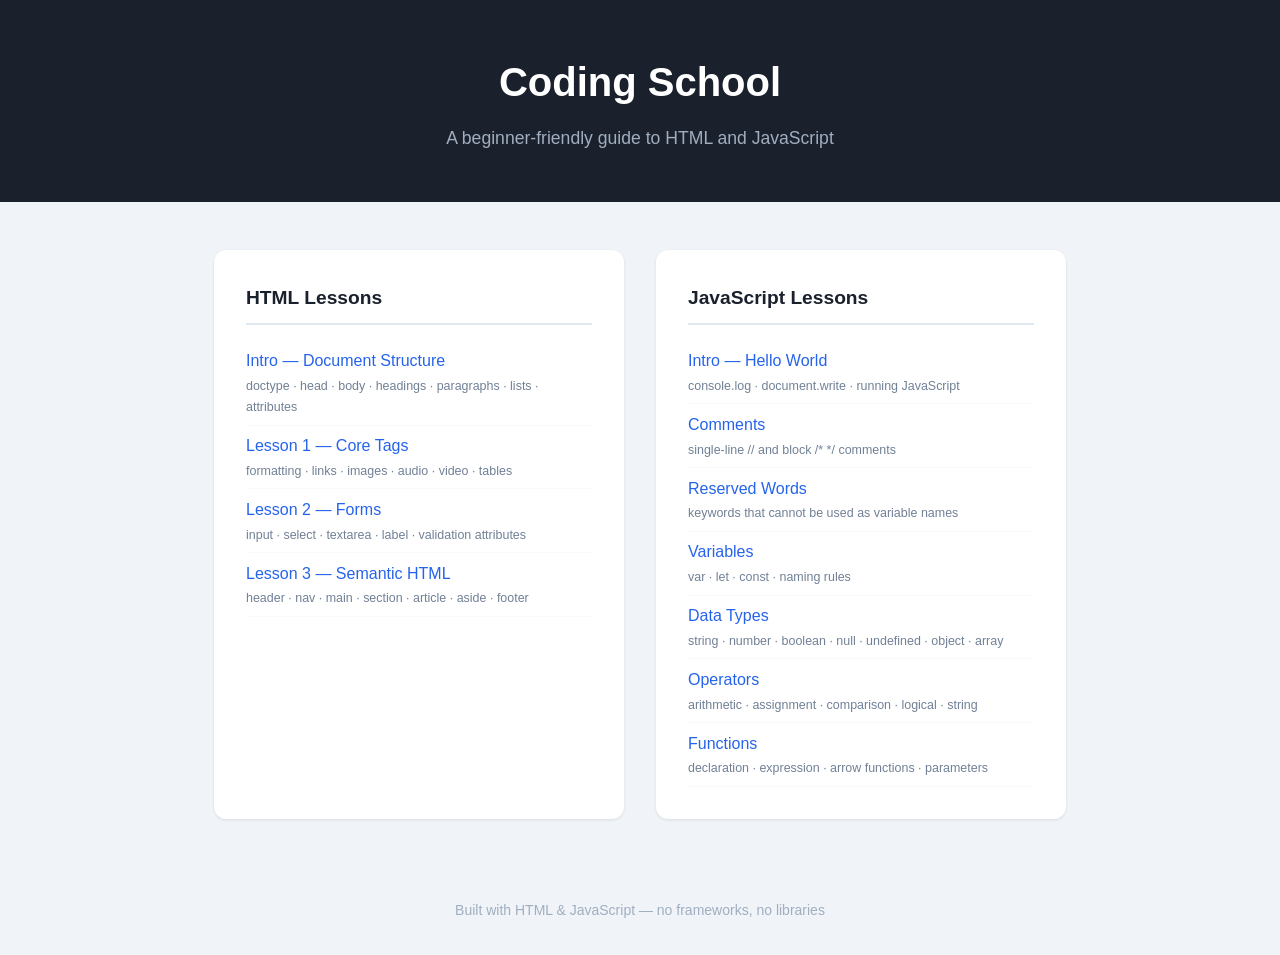
<file: index.html>
<!DOCTYPE html>
<html lang="en">
<head>
  <meta charset="UTF-8">
  <meta name="viewport" content="width=device-width, initial-scale=1.0">
  <title>Coding School — HTML &amp; JavaScript Lessons</title>
  <link rel="stylesheet" href="style.css">
</head>
<body>

  <header class="site-header">
    <h1>Coding School</h1>
    <p>A beginner-friendly guide to HTML and JavaScript</p>
  </header>

  <main class="modules">

    <div class="module">
      <h2>HTML Lessons</h2>
      <ul>
        <li>
          <a href="HTML_Lessons/intro.html">Intro — Document Structure</a>
          <span class="lesson-label">doctype · head · body · headings · paragraphs · lists · attributes</span>
        </li>
        <li>
          <a href="HTML_Lessons/lesson1.html">Lesson 1 — Core Tags</a>
          <span class="lesson-label">formatting · links · images · audio · video · tables</span>
        </li>
        <li>
          <a href="HTML_Lessons/lesson2.html">Lesson 2 — Forms</a>
          <span class="lesson-label">input · select · textarea · label · validation attributes</span>
        </li>
        <li>
          <a href="HTML_Lessons/lesson3.html">Lesson 3 — Semantic HTML</a>
          <span class="lesson-label">header · nav · main · section · article · aside · footer</span>
        </li>
      </ul>
    </div>

    <div class="module">
      <h2>JavaScript Lessons</h2>
      <ul>
        <li>
          <a href="JavaScript_Lessons/program.html">Intro — Hello World</a>
          <span class="lesson-label">console.log · document.write · running JavaScript</span>
        </li>
        <li>
          <a href="JavaScript_Lessons/comments.js">Comments</a>
          <span class="lesson-label">single-line // and block /* */ comments</span>
        </li>
        <li>
          <a href="JavaScript_Lessons/variableNames.js">Reserved Words</a>
          <span class="lesson-label">keywords that cannot be used as variable names</span>
        </li>
        <li>
          <a href="JavaScript_Lessons/variables.js">Variables</a>
          <span class="lesson-label">var · let · const · naming rules</span>
        </li>
        <li>
          <a href="JavaScript_Lessons/dataTypes.js">Data Types</a>
          <span class="lesson-label">string · number · boolean · null · undefined · object · array</span>
        </li>
        <li>
          <a href="JavaScript_Lessons/operators.js">Operators</a>
          <span class="lesson-label">arithmetic · assignment · comparison · logical · string</span>
        </li>
        <li>
          <a href="JavaScript_Lessons/functions.js">Functions</a>
          <span class="lesson-label">declaration · expression · arrow functions · parameters</span>
        </li>
      </ul>
    </div>

  </main>

  <footer class="site-footer">
    <p>Built with HTML &amp; JavaScript — no frameworks, no libraries</p>
  </footer>

</body>
</html>
</file>
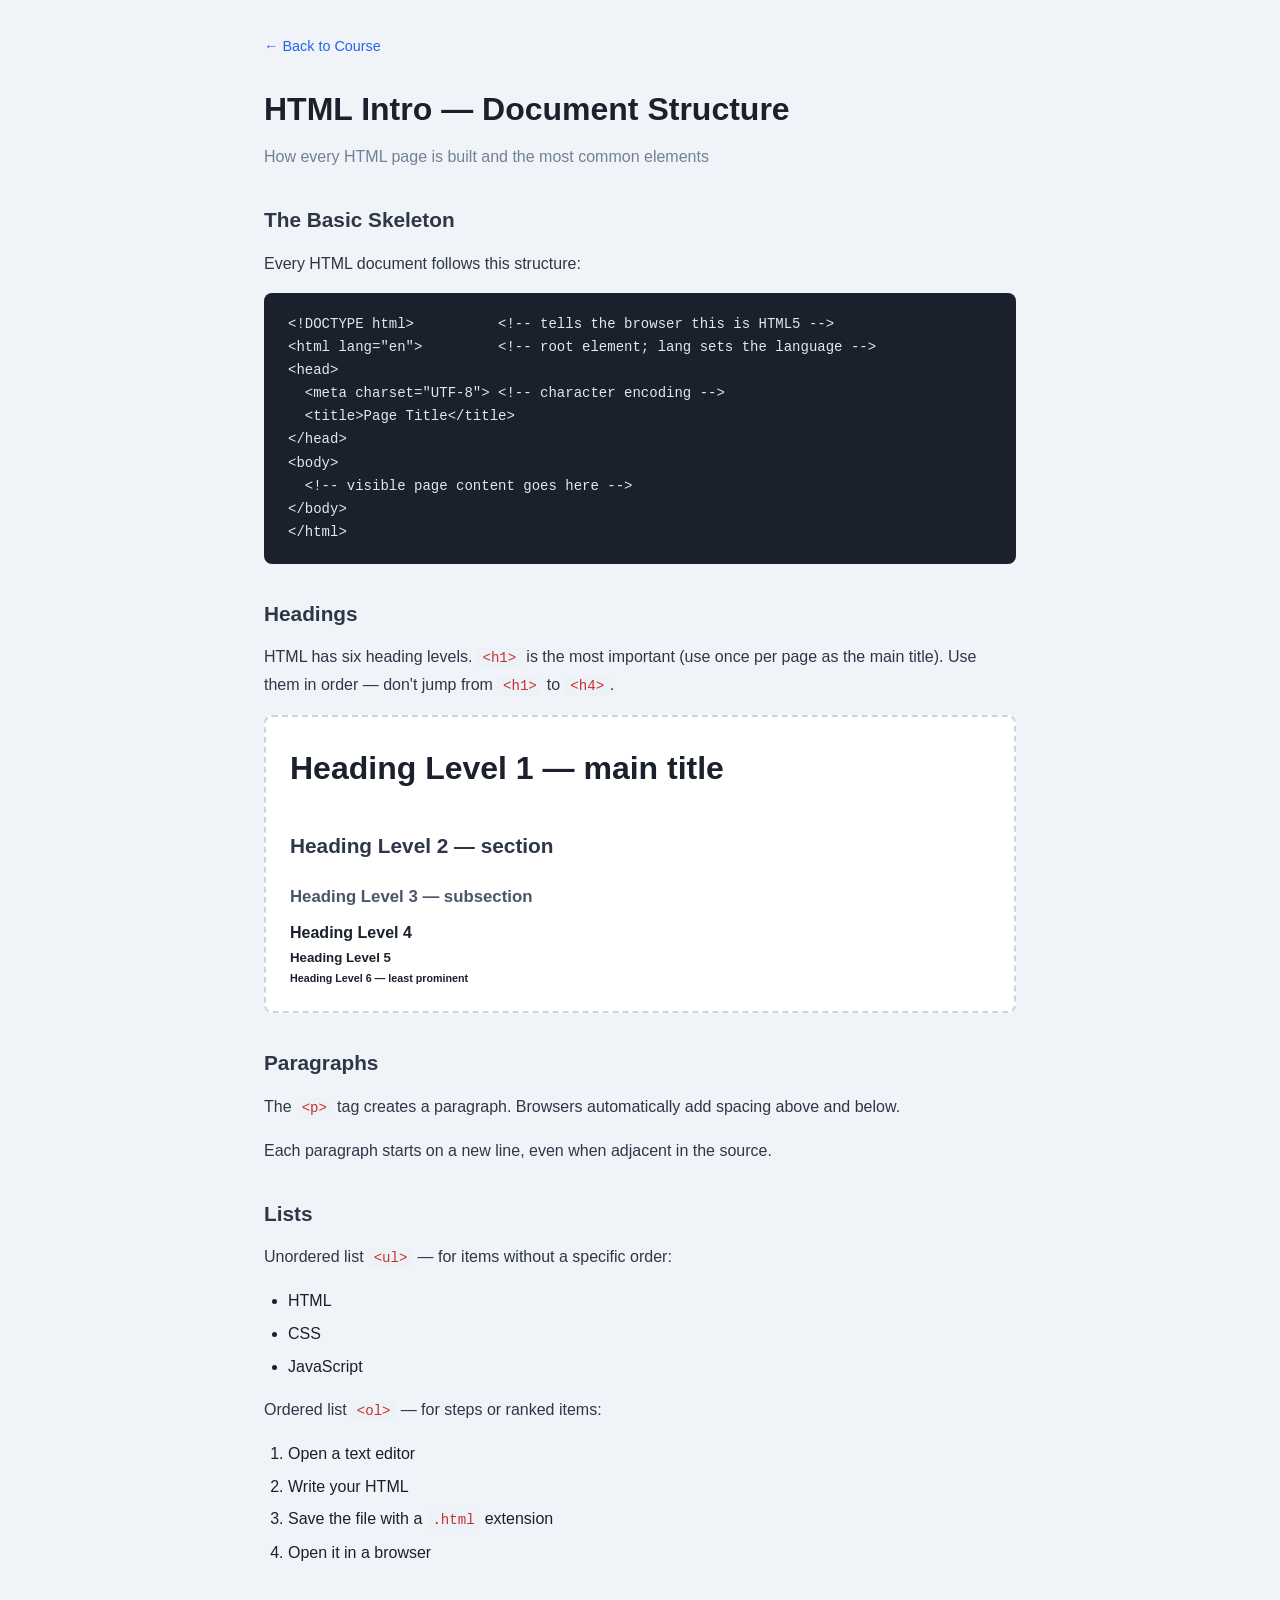
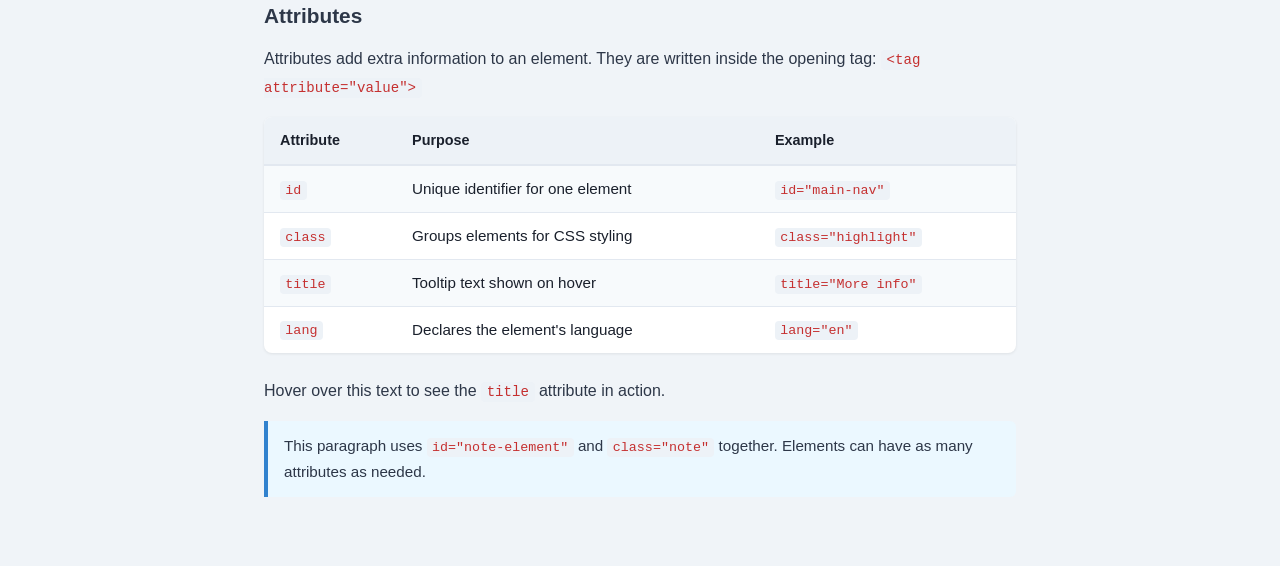
<file: HTML_Lessons/intro.html>
<!DOCTYPE html>
<html lang="en">
<head>
  <meta charset="UTF-8">
  <meta name="viewport" content="width=device-width, initial-scale=1.0">
  <title>HTML Intro — Document Structure</title>
  <link rel="stylesheet" href="../style.css">
</head>
<body class="lesson-page">

  <a href="../index.html" class="back-link">← Back to Course</a>

  <!-- h1 marks the main heading of the page — use only one per page -->
  <h1>HTML Intro — Document Structure</h1>
  <p class="subtitle">How every HTML page is built and the most common elements</p>

  <!-- h2 marks a section heading -->
  <h2>The Basic Skeleton</h2>
  <p>Every HTML document follows this structure:</p>

  <pre><code>&lt;!DOCTYPE html&gt;          &lt;!-- tells the browser this is HTML5 --&gt;
&lt;html lang="en"&gt;         &lt;!-- root element; lang sets the language --&gt;
&lt;head&gt;
  &lt;meta charset="UTF-8"&gt; &lt;!-- character encoding --&gt;
  &lt;title&gt;Page Title&lt;/title&gt;
&lt;/head&gt;
&lt;body&gt;
  &lt;!-- visible page content goes here --&gt;
&lt;/body&gt;
&lt;/html&gt;</code></pre>

  <h2>Headings</h2>
  <p>
    HTML has six heading levels. <code>&lt;h1&gt;</code> is the most important (use once per page as the main title).
    Use them in order — don't jump from <code>&lt;h1&gt;</code> to <code>&lt;h4&gt;</code>.
  </p>

  <div class="demo-area">
    <h1>Heading Level 1 — main title</h1>
    <h2>Heading Level 2 — section</h2>
    <h3>Heading Level 3 — subsection</h3>
    <h4>Heading Level 4</h4>
    <h5>Heading Level 5</h5>
    <h6>Heading Level 6 — least prominent</h6>
  </div>

  <h2>Paragraphs</h2>
  <!-- p wraps a block of text. Browsers add spacing above and below automatically. -->
  <p>The <code>&lt;p&gt;</code> tag creates a paragraph. Browsers automatically add spacing above and below.</p>
  <p>Each paragraph starts on a new line, even when adjacent in the source.</p>

  <h2>Lists</h2>

  <!-- ul = unordered list — items are bulleted, order doesn't matter -->
  <p>Unordered list <code>&lt;ul&gt;</code> — for items without a specific order:</p>
  <ul>
    <li>HTML</li>
    <li>CSS</li>
    <li>JavaScript</li>
  </ul>

  <!-- ol = ordered list — items are numbered, sequence matters -->
  <p>Ordered list <code>&lt;ol&gt;</code> — for steps or ranked items:</p>
  <ol>
    <li>Open a text editor</li>
    <li>Write your HTML</li>
    <li>Save the file with a <code>.html</code> extension</li>
    <li>Open it in a browser</li>
  </ol>

  <h2>Attributes</h2>
  <p>
    Attributes add extra information to an element. They are written inside the opening tag:
    <code>&lt;tag attribute="value"&gt;</code>
  </p>

  <table>
    <tr>
      <th>Attribute</th>
      <th>Purpose</th>
      <th>Example</th>
    </tr>
    <tr>
      <td><code>id</code></td>
      <td>Unique identifier for one element</td>
      <td><code>id="main-nav"</code></td>
    </tr>
    <tr>
      <td><code>class</code></td>
      <td>Groups elements for CSS styling</td>
      <td><code>class="highlight"</code></td>
    </tr>
    <tr>
      <td><code>title</code></td>
      <td>Tooltip text shown on hover</td>
      <td><code>title="More info"</code></td>
    </tr>
    <tr>
      <td><code>lang</code></td>
      <td>Declares the element's language</td>
      <td><code>lang="en"</code></td>
    </tr>
  </table>

  <!-- title attribute shows a browser tooltip when you hover -->
  <p title="This tooltip comes from the title attribute!">
    Hover over this text to see the <code>title</code> attribute in action.
  </p>

  <!-- An element can have multiple attributes at once -->
  <p id="note-element" class="note">
    This paragraph uses <code>id="note-element"</code> and <code>class="note"</code> together.
    Elements can have as many attributes as needed.
  </p>

</body>
</html>
</file>
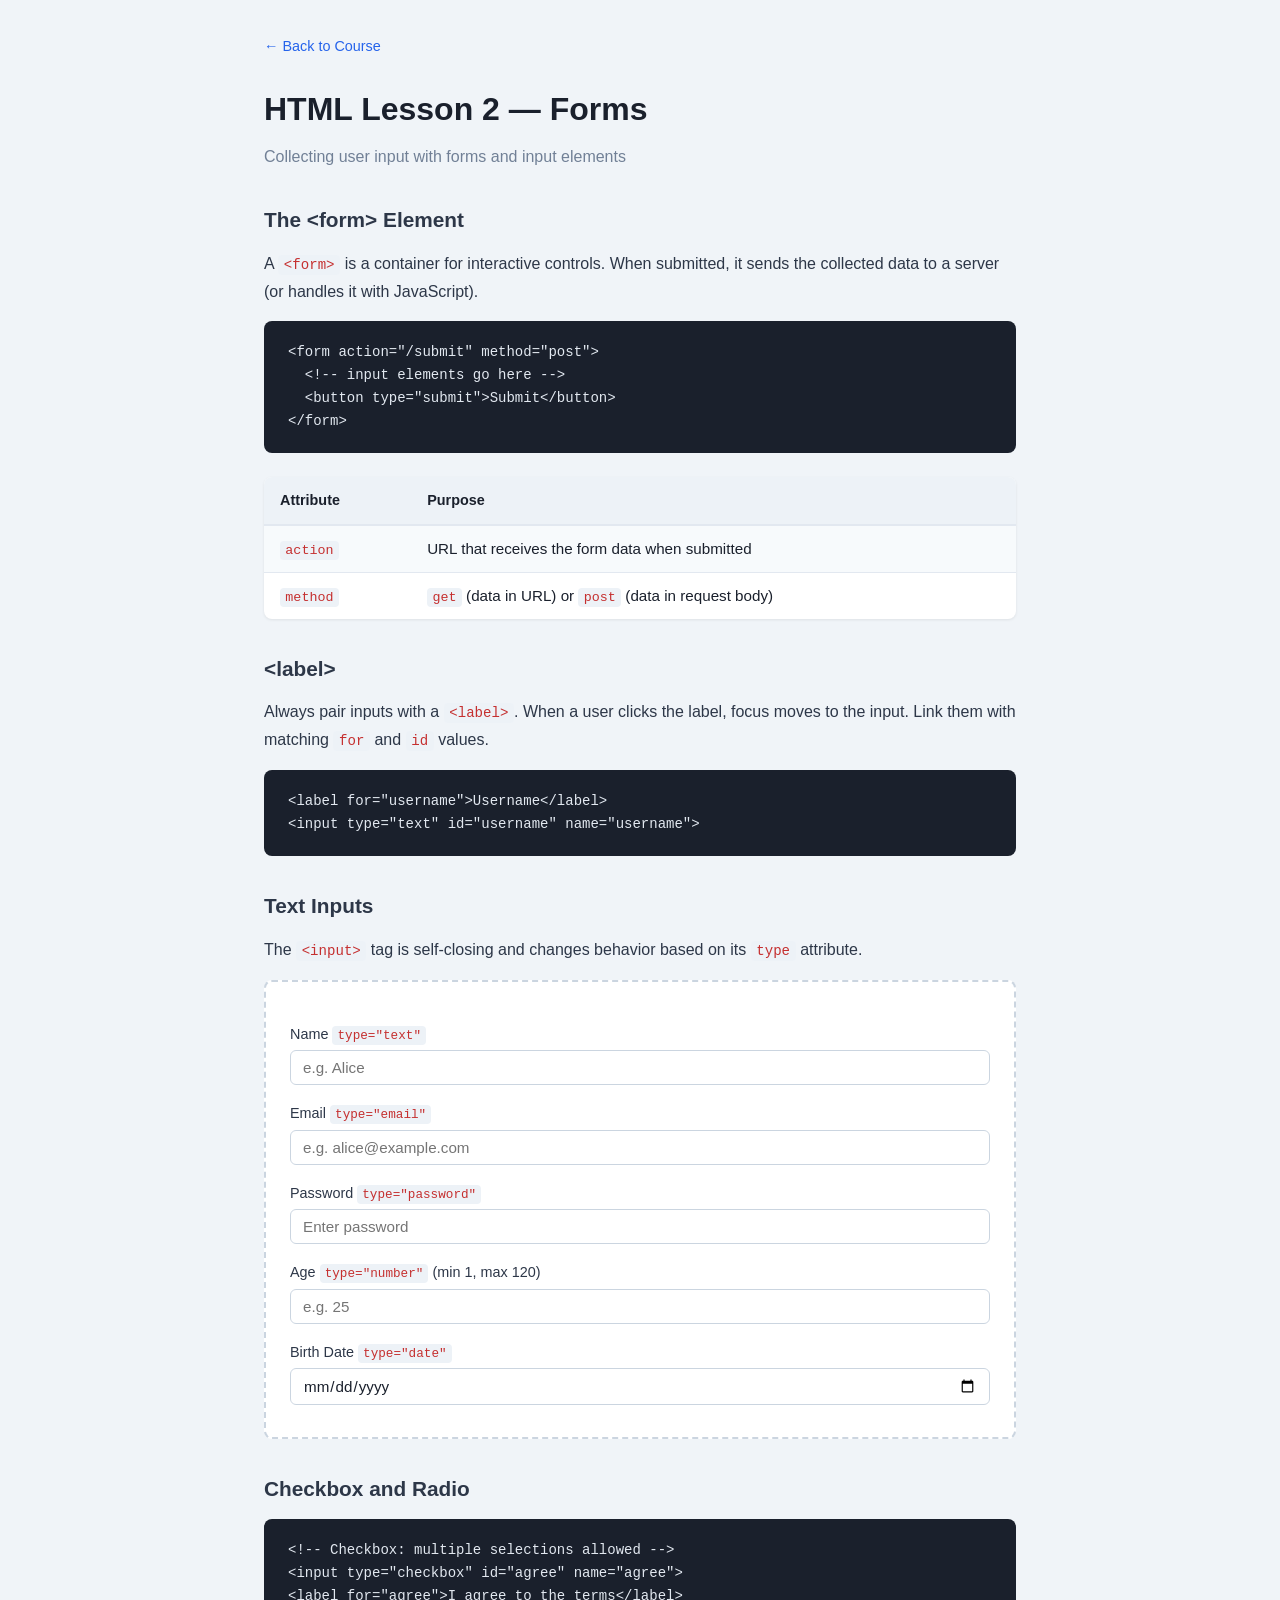
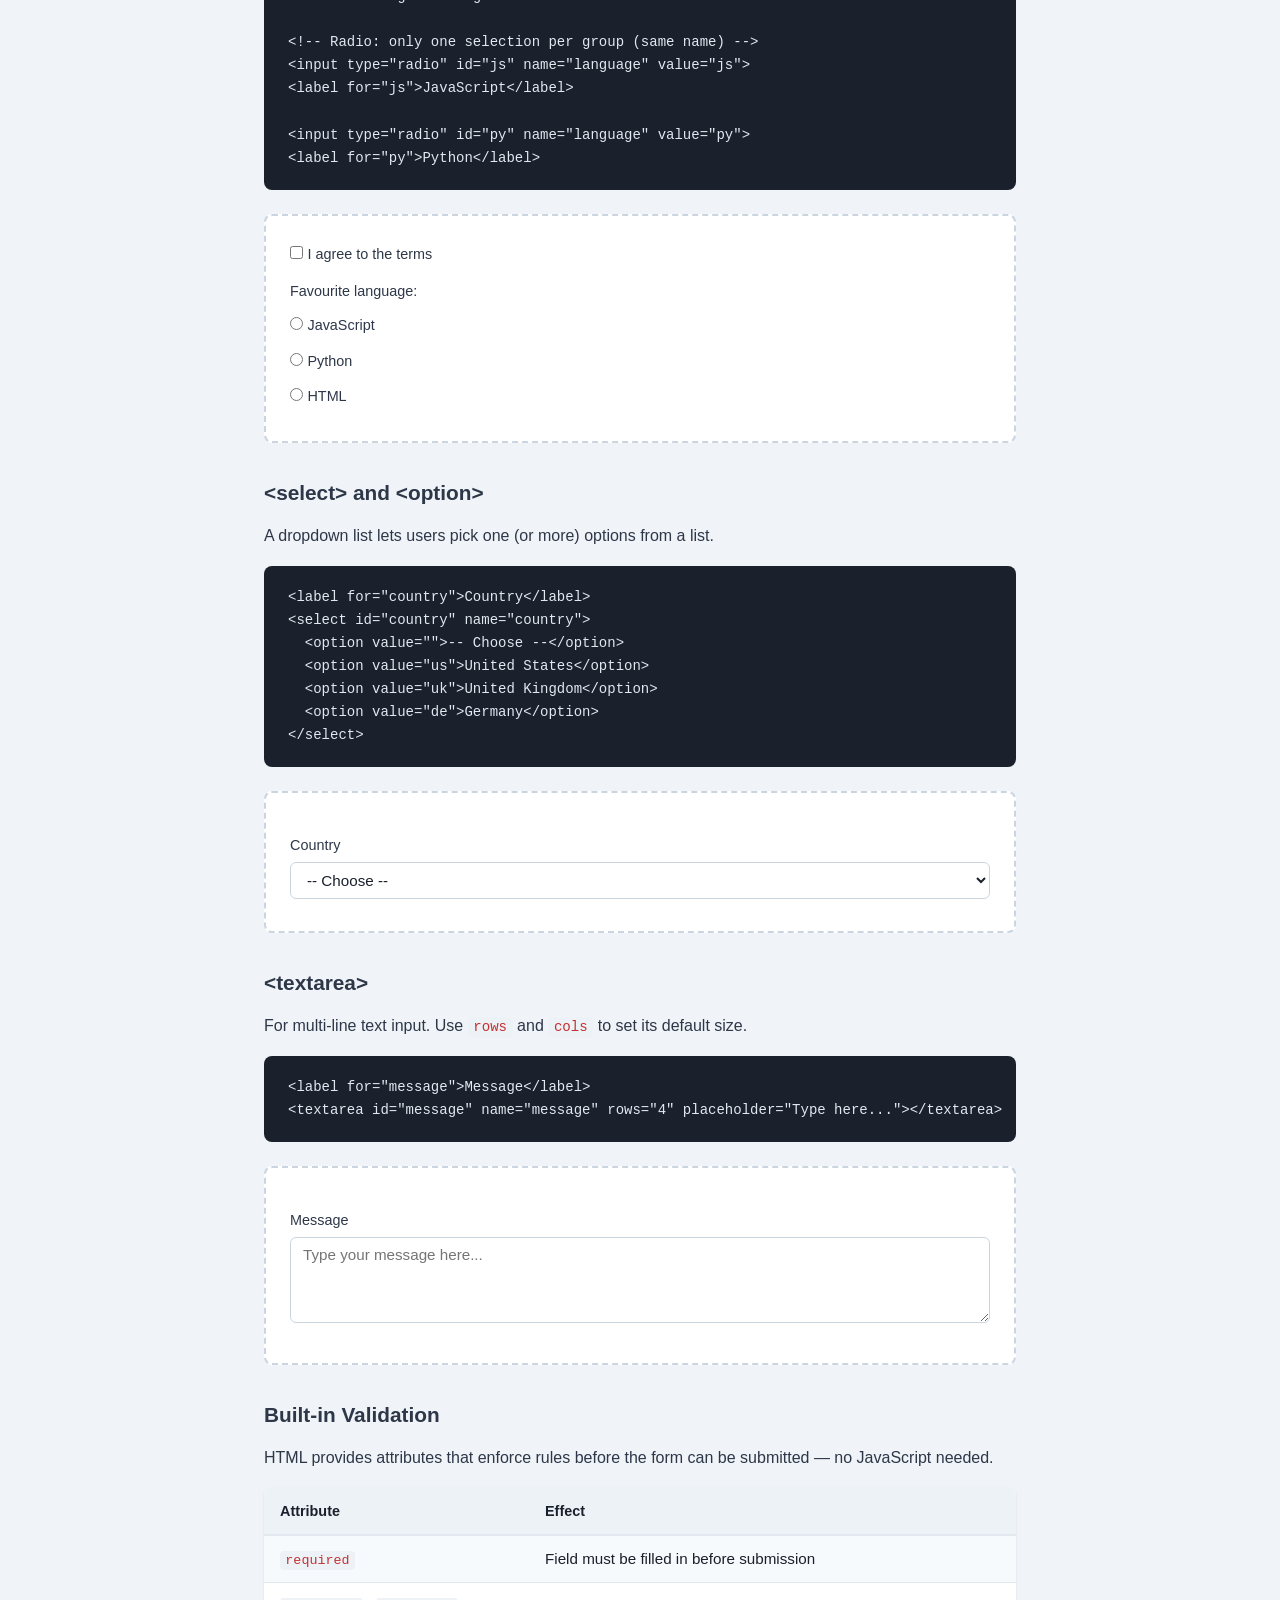
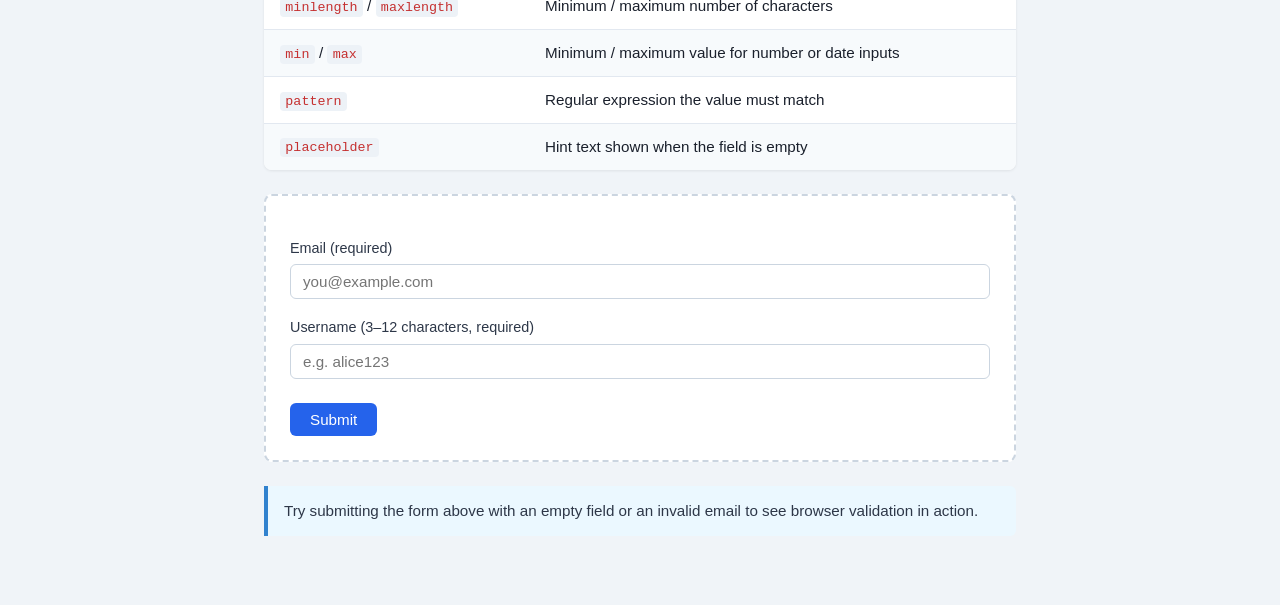
<file: HTML_Lessons/lesson2.html>
<!DOCTYPE html>
<html lang="en">
<head>
  <meta charset="UTF-8">
  <meta name="viewport" content="width=device-width, initial-scale=1.0">
  <title>HTML Lesson 2 — Forms</title>
  <link rel="stylesheet" href="../style.css">
</head>
<body class="lesson-page">

  <a href="../index.html" class="back-link">← Back to Course</a>

  <h1>HTML Lesson 2 — Forms</h1>
  <p class="subtitle">Collecting user input with forms and input elements</p>

  <!-- ── The form element ─────────────────── -->
  <h2>The &lt;form&gt; Element</h2>
  <p>
    A <code>&lt;form&gt;</code> is a container for interactive controls. When submitted, it sends the
    collected data to a server (or handles it with JavaScript).
  </p>

  <pre><code>&lt;form action="/submit" method="post"&gt;
  &lt;!-- input elements go here --&gt;
  &lt;button type="submit"&gt;Submit&lt;/button&gt;
&lt;/form&gt;</code></pre>

  <table>
    <tr>
      <th>Attribute</th>
      <th>Purpose</th>
    </tr>
    <tr>
      <td><code>action</code></td>
      <td>URL that receives the form data when submitted</td>
    </tr>
    <tr>
      <td><code>method</code></td>
      <td><code>get</code> (data in URL) or <code>post</code> (data in request body)</td>
    </tr>
  </table>

  <!-- ── label ────────────────────────────── -->
  <h2>&lt;label&gt;</h2>
  <p>
    Always pair inputs with a <code>&lt;label&gt;</code>. When a user clicks the label, focus moves to the input.
    Link them with matching <code>for</code> and <code>id</code> values.
  </p>

  <pre><code>&lt;label for="username"&gt;Username&lt;/label&gt;
&lt;input type="text" id="username" name="username"&gt;</code></pre>

  <!-- ── Text inputs ───────────────────────── -->
  <h2>Text Inputs</h2>
  <p>The <code>&lt;input&gt;</code> tag is self-closing and changes behavior based on its <code>type</code> attribute.</p>

  <div class="demo-area demo-form">
    <form action="#" onsubmit="return false;">

      <!-- type="text" — general single-line text -->
      <div class="form-group">
        <label for="name">Name <code>type="text"</code></label>
        <input type="text" id="name" name="name" placeholder="e.g. Alice">
      </div>

      <!-- type="email" — validates email format -->
      <div class="form-group">
        <label for="email">Email <code>type="email"</code></label>
        <input type="email" id="email" name="email" placeholder="e.g. alice@example.com">
      </div>

      <!-- type="password" — hides the typed characters -->
      <div class="form-group">
        <label for="password">Password <code>type="password"</code></label>
        <input type="password" id="password" name="password" placeholder="Enter password">
      </div>

      <!-- type="number" — numeric input with optional min/max -->
      <div class="form-group">
        <label for="age">Age <code>type="number"</code> (min 1, max 120)</label>
        <input type="number" id="age" name="age" min="1" max="120" placeholder="e.g. 25">
      </div>

      <!-- type="date" — browser date picker -->
      <div class="form-group">
        <label for="birthdate">Birth Date <code>type="date"</code></label>
        <input type="date" id="birthdate" name="birthdate">
      </div>

    </form>
  </div>

  <!-- ── Checkbox and Radio ───────────────── -->
  <h2>Checkbox and Radio</h2>

  <pre><code>&lt;!-- Checkbox: multiple selections allowed --&gt;
&lt;input type="checkbox" id="agree" name="agree"&gt;
&lt;label for="agree"&gt;I agree to the terms&lt;/label&gt;

&lt;!-- Radio: only one selection per group (same name) --&gt;
&lt;input type="radio" id="js" name="language" value="js"&gt;
&lt;label for="js"&gt;JavaScript&lt;/label&gt;

&lt;input type="radio" id="py" name="language" value="py"&gt;
&lt;label for="py"&gt;Python&lt;/label&gt;</code></pre>

  <div class="demo-area demo-form">
    <form action="#" onsubmit="return false;">
      <div class="form-group">
        <input type="checkbox" id="agree" name="agree">
        <label for="agree" style="display:inline; font-weight:normal;">I agree to the terms</label>
      </div>

      <p style="margin-top:0.75rem; font-weight:500; font-size:0.9rem;">Favourite language:</p>
      <div class="form-group">
        <input type="radio" id="lang-js" name="language" value="js">
        <label for="lang-js" style="display:inline; font-weight:normal;">JavaScript</label>
      </div>
      <div class="form-group">
        <input type="radio" id="lang-py" name="language" value="py">
        <label for="lang-py" style="display:inline; font-weight:normal;">Python</label>
      </div>
      <div class="form-group">
        <input type="radio" id="lang-html" name="language" value="html">
        <label for="lang-html" style="display:inline; font-weight:normal;">HTML</label>
      </div>
    </form>
  </div>

  <!-- ── Select ───────────────────────────── -->
  <h2>&lt;select&gt; and &lt;option&gt;</h2>
  <p>A dropdown list lets users pick one (or more) options from a list.</p>

  <pre><code>&lt;label for="country"&gt;Country&lt;/label&gt;
&lt;select id="country" name="country"&gt;
  &lt;option value=""&gt;-- Choose --&lt;/option&gt;
  &lt;option value="us"&gt;United States&lt;/option&gt;
  &lt;option value="uk"&gt;United Kingdom&lt;/option&gt;
  &lt;option value="de"&gt;Germany&lt;/option&gt;
&lt;/select&gt;</code></pre>

  <div class="demo-area demo-form">
    <form action="#" onsubmit="return false;">
      <div class="form-group">
        <label for="country">Country</label>
        <select id="country" name="country">
          <option value="">-- Choose --</option>
          <option value="us">United States</option>
          <option value="uk">United Kingdom</option>
          <option value="de">Germany</option>
          <option value="fr">France</option>
        </select>
      </div>
    </form>
  </div>

  <!-- ── Textarea ─────────────────────────── -->
  <h2>&lt;textarea&gt;</h2>
  <p>For multi-line text input. Use <code>rows</code> and <code>cols</code> to set its default size.</p>

  <pre><code>&lt;label for="message"&gt;Message&lt;/label&gt;
&lt;textarea id="message" name="message" rows="4" placeholder="Type here..."&gt;&lt;/textarea&gt;</code></pre>

  <div class="demo-area demo-form">
    <form action="#" onsubmit="return false;">
      <div class="form-group">
        <label for="message">Message</label>
        <textarea id="message" name="message" rows="4" placeholder="Type your message here..."></textarea>
      </div>
    </form>
  </div>

  <!-- ── Validation attributes ─────────────── -->
  <h2>Built-in Validation</h2>
  <p>HTML provides attributes that enforce rules before the form can be submitted — no JavaScript needed.</p>

  <table>
    <tr>
      <th>Attribute</th>
      <th>Effect</th>
    </tr>
    <tr>
      <td><code>required</code></td>
      <td>Field must be filled in before submission</td>
    </tr>
    <tr>
      <td><code>minlength</code> / <code>maxlength</code></td>
      <td>Minimum / maximum number of characters</td>
    </tr>
    <tr>
      <td><code>min</code> / <code>max</code></td>
      <td>Minimum / maximum value for number or date inputs</td>
    </tr>
    <tr>
      <td><code>pattern</code></td>
      <td>Regular expression the value must match</td>
    </tr>
    <tr>
      <td><code>placeholder</code></td>
      <td>Hint text shown when the field is empty</td>
    </tr>
  </table>

  <div class="demo-area demo-form">
    <form action="#" onsubmit="alert('Form submitted!'); return false;">
      <div class="form-group">
        <label for="val-email">Email (required)</label>
        <input type="email" id="val-email" name="val-email" required placeholder="you@example.com">
      </div>
      <div class="form-group">
        <label for="val-username">Username (3–12 characters, required)</label>
        <input type="text" id="val-username" name="val-username" required minlength="3" maxlength="12" placeholder="e.g. alice123">
      </div>
      <button type="submit">Submit</button>
    </form>
  </div>

  <p class="note">Try submitting the form above with an empty field or an invalid email to see browser validation in action.</p>

</body>
</html>
</file>
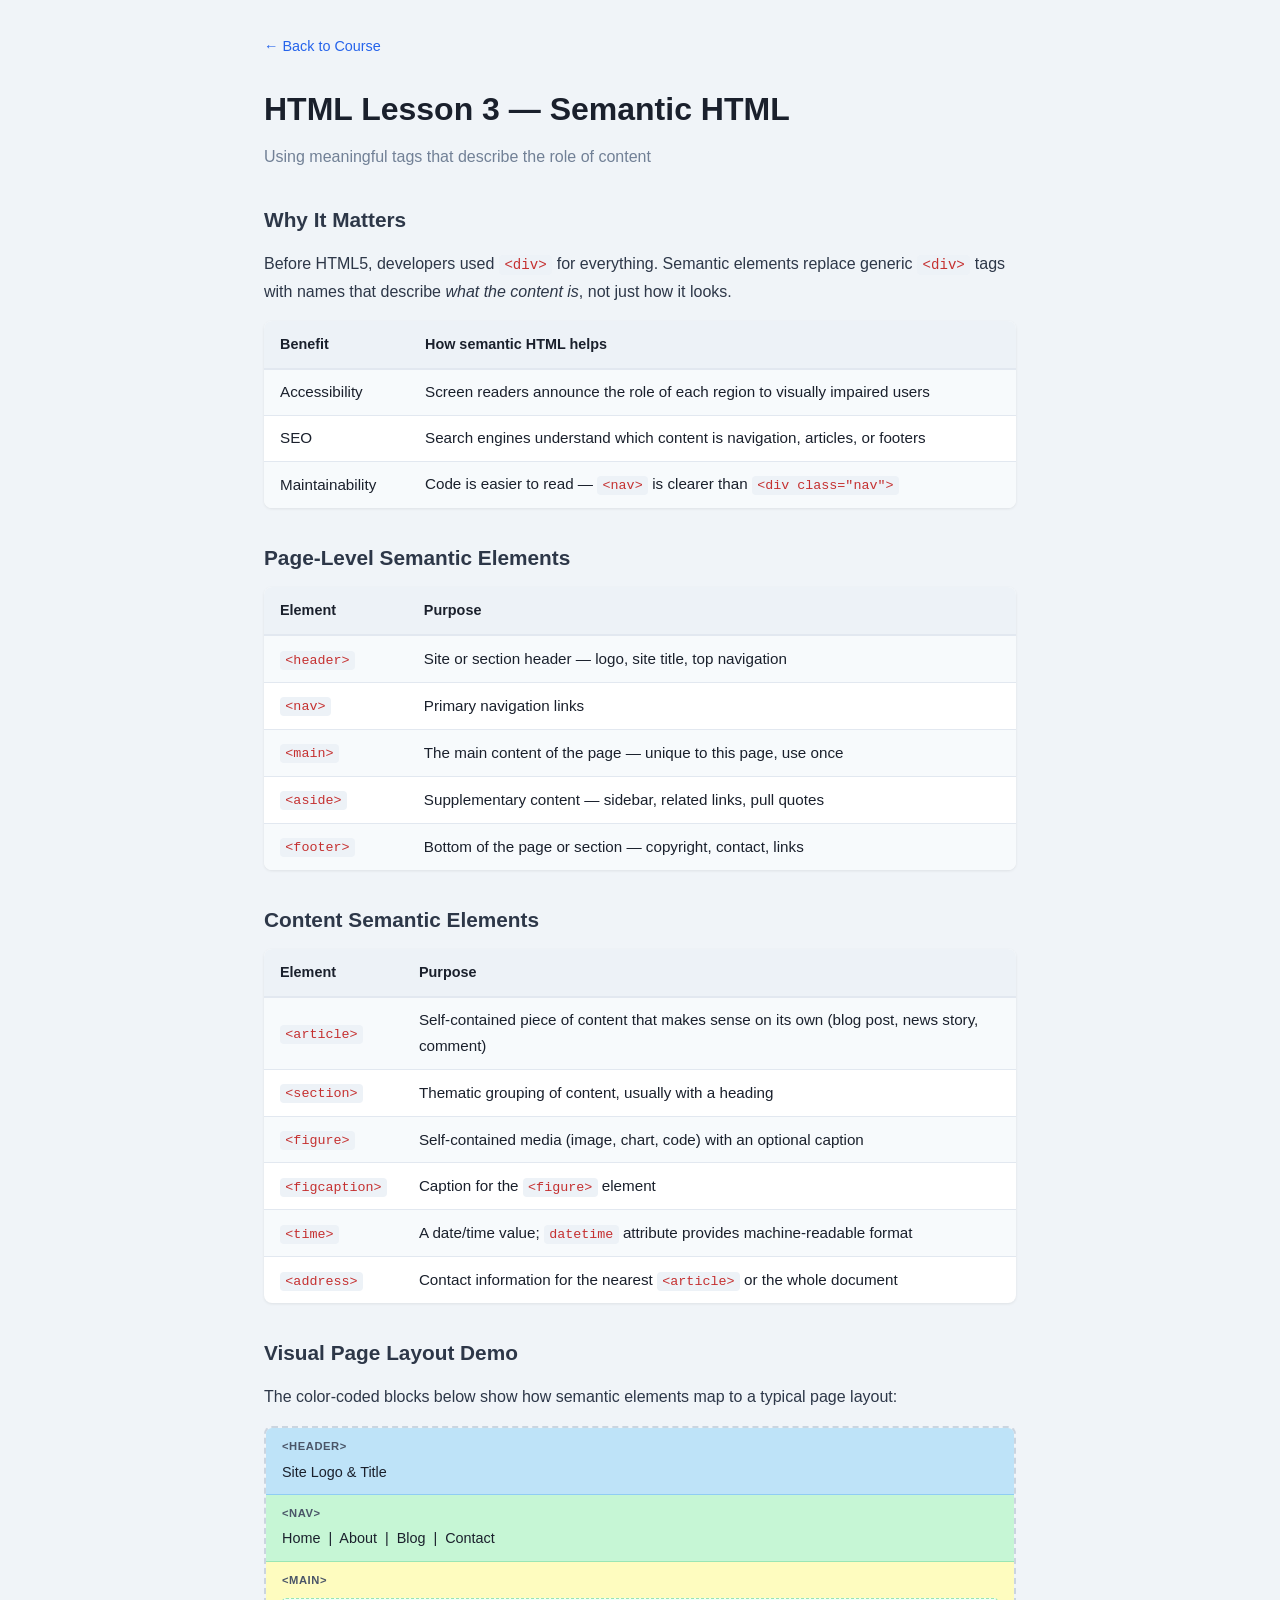
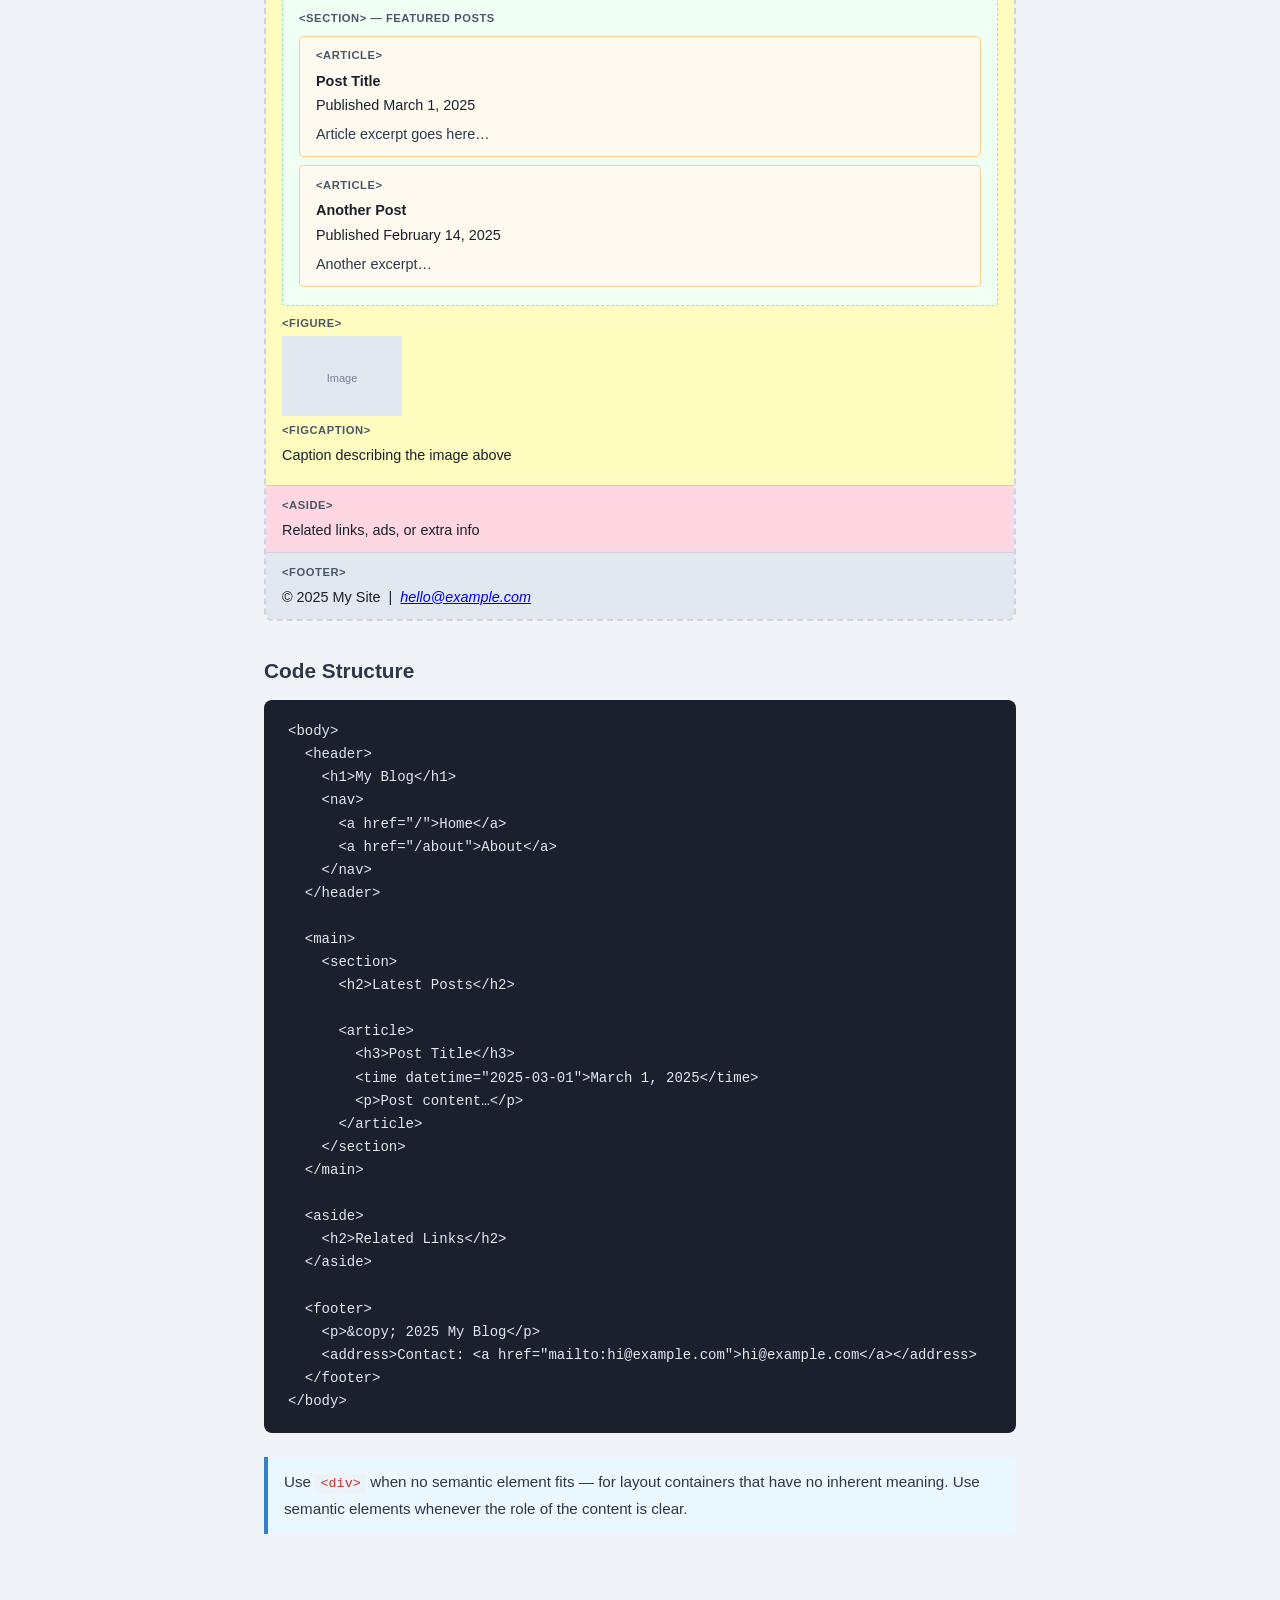
<file: HTML_Lessons/lesson3.html>
<!DOCTYPE html>
<html lang="en">
<head>
  <meta charset="UTF-8">
  <meta name="viewport" content="width=device-width, initial-scale=1.0">
  <title>HTML Lesson 3 — Semantic HTML</title>
  <link rel="stylesheet" href="../style.css">
</head>
<body class="lesson-page">

  <a href="../index.html" class="back-link">← Back to Course</a>

  <h1>HTML Lesson 3 — Semantic HTML</h1>
  <p class="subtitle">Using meaningful tags that describe the role of content</p>

  <!-- ── Why semantic HTML ────────────────── -->
  <h2>Why It Matters</h2>
  <p>
    Before HTML5, developers used <code>&lt;div&gt;</code> for everything. Semantic elements replace
    generic <code>&lt;div&gt;</code> tags with names that describe <em>what the content is</em>, not just
    how it looks.
  </p>

  <table>
    <tr>
      <th>Benefit</th>
      <th>How semantic HTML helps</th>
    </tr>
    <tr>
      <td>Accessibility</td>
      <td>Screen readers announce the role of each region to visually impaired users</td>
    </tr>
    <tr>
      <td>SEO</td>
      <td>Search engines understand which content is navigation, articles, or footers</td>
    </tr>
    <tr>
      <td>Maintainability</td>
      <td>Code is easier to read — <code>&lt;nav&gt;</code> is clearer than <code>&lt;div class="nav"&gt;</code></td>
    </tr>
  </table>

  <!-- ── Page-level elements ──────────────── -->
  <h2>Page-Level Semantic Elements</h2>

  <table>
    <tr>
      <th>Element</th>
      <th>Purpose</th>
    </tr>
    <tr>
      <td><code>&lt;header&gt;</code></td>
      <td>Site or section header — logo, site title, top navigation</td>
    </tr>
    <tr>
      <td><code>&lt;nav&gt;</code></td>
      <td>Primary navigation links</td>
    </tr>
    <tr>
      <td><code>&lt;main&gt;</code></td>
      <td>The main content of the page — unique to this page, use once</td>
    </tr>
    <tr>
      <td><code>&lt;aside&gt;</code></td>
      <td>Supplementary content — sidebar, related links, pull quotes</td>
    </tr>
    <tr>
      <td><code>&lt;footer&gt;</code></td>
      <td>Bottom of the page or section — copyright, contact, links</td>
    </tr>
  </table>

  <!-- ── Content elements ─────────────────── -->
  <h2>Content Semantic Elements</h2>

  <table>
    <tr>
      <th>Element</th>
      <th>Purpose</th>
    </tr>
    <tr>
      <td><code>&lt;article&gt;</code></td>
      <td>Self-contained piece of content that makes sense on its own (blog post, news story, comment)</td>
    </tr>
    <tr>
      <td><code>&lt;section&gt;</code></td>
      <td>Thematic grouping of content, usually with a heading</td>
    </tr>
    <tr>
      <td><code>&lt;figure&gt;</code></td>
      <td>Self-contained media (image, chart, code) with an optional caption</td>
    </tr>
    <tr>
      <td><code>&lt;figcaption&gt;</code></td>
      <td>Caption for the <code>&lt;figure&gt;</code> element</td>
    </tr>
    <tr>
      <td><code>&lt;time&gt;</code></td>
      <td>A date/time value; <code>datetime</code> attribute provides machine-readable format</td>
    </tr>
    <tr>
      <td><code>&lt;address&gt;</code></td>
      <td>Contact information for the nearest <code>&lt;article&gt;</code> or the whole document</td>
    </tr>
  </table>

  <!-- ── Visual demo ──────────────────────── -->
  <h2>Visual Page Layout Demo</h2>
  <p>The color-coded blocks below show how semantic elements map to a typical page layout:</p>

  <div class="semantic-demo">

    <!-- header: site branding and top-level nav -->
    <header>
      <span class="elem-label">&lt;header&gt;</span>
      Site Logo &amp; Title
    </header>

    <!-- nav: primary navigation -->
    <nav>
      <span class="elem-label">&lt;nav&gt;</span>
      Home &nbsp;|&nbsp; About &nbsp;|&nbsp; Blog &nbsp;|&nbsp; Contact
    </nav>

    <!-- main: the unique content of this page -->
    <main>
      <span class="elem-label">&lt;main&gt;</span>

      <!-- section groups related content with a heading -->
      <section>
        <span class="elem-label">&lt;section&gt; — Featured Posts</span>

        <!-- article: a self-contained piece of content -->
        <article>
          <span class="elem-label">&lt;article&gt;</span>
          <strong>Post Title</strong><br>
          Published <time datetime="2025-03-01">March 1, 2025</time>
          <p style="margin:0.3rem 0 0;">Article excerpt goes here…</p>
        </article>

        <article>
          <span class="elem-label">&lt;article&gt;</span>
          <strong>Another Post</strong><br>
          Published <time datetime="2025-02-14">February 14, 2025</time>
          <p style="margin:0.3rem 0 0;">Another excerpt…</p>
        </article>
      </section>

      <!-- figure with a caption -->
      <figure style="margin:0.5rem 0;">
        <span class="elem-label">&lt;figure&gt;</span>
        <img
          src="data:image/svg+xml,%3Csvg xmlns='http://www.w3.org/2000/svg' width='120' height='80'%3E%3Crect width='120' height='80' fill='%23e2e8f0'/%3E%3Ctext x='60' y='46' font-family='sans-serif' font-size='11' fill='%23718096' text-anchor='middle'%3EImage%3C/text%3E%3C/svg%3E"
          alt="Example image — 120×80 px"
          style="display:block; margin-bottom:0.3rem;">
        <figcaption><span class="elem-label">&lt;figcaption&gt;</span> Caption describing the image above</figcaption>
      </figure>
    </main>

    <!-- aside: sidebar / supplementary content -->
    <aside>
      <span class="elem-label">&lt;aside&gt;</span>
      Related links, ads, or extra info
    </aside>

    <!-- footer: copyright, contact, secondary links -->
    <footer>
      <span class="elem-label">&lt;footer&gt;</span>
      &copy; 2025 My Site &nbsp;|&nbsp;
      <address style="display:inline;">
        <a href="mailto:hello@example.com">hello@example.com</a>
      </address>
    </footer>

  </div>

  <!-- ── Code example ──────────────────────── -->
  <h2>Code Structure</h2>
  <pre><code>&lt;body&gt;
  &lt;header&gt;
    &lt;h1&gt;My Blog&lt;/h1&gt;
    &lt;nav&gt;
      &lt;a href="/"&gt;Home&lt;/a&gt;
      &lt;a href="/about"&gt;About&lt;/a&gt;
    &lt;/nav&gt;
  &lt;/header&gt;

  &lt;main&gt;
    &lt;section&gt;
      &lt;h2&gt;Latest Posts&lt;/h2&gt;

      &lt;article&gt;
        &lt;h3&gt;Post Title&lt;/h3&gt;
        &lt;time datetime="2025-03-01"&gt;March 1, 2025&lt;/time&gt;
        &lt;p&gt;Post content…&lt;/p&gt;
      &lt;/article&gt;
    &lt;/section&gt;
  &lt;/main&gt;

  &lt;aside&gt;
    &lt;h2&gt;Related Links&lt;/h2&gt;
  &lt;/aside&gt;

  &lt;footer&gt;
    &lt;p&gt;&amp;copy; 2025 My Blog&lt;/p&gt;
    &lt;address&gt;Contact: &lt;a href="mailto:hi@example.com"&gt;hi@example.com&lt;/a&gt;&lt;/address&gt;
  &lt;/footer&gt;
&lt;/body&gt;</code></pre>

  <p class="note">
    Use <code>&lt;div&gt;</code> when no semantic element fits — for layout containers
    that have no inherent meaning. Use semantic elements whenever the role of the content is clear.
  </p>

</body>
</html>
</file>
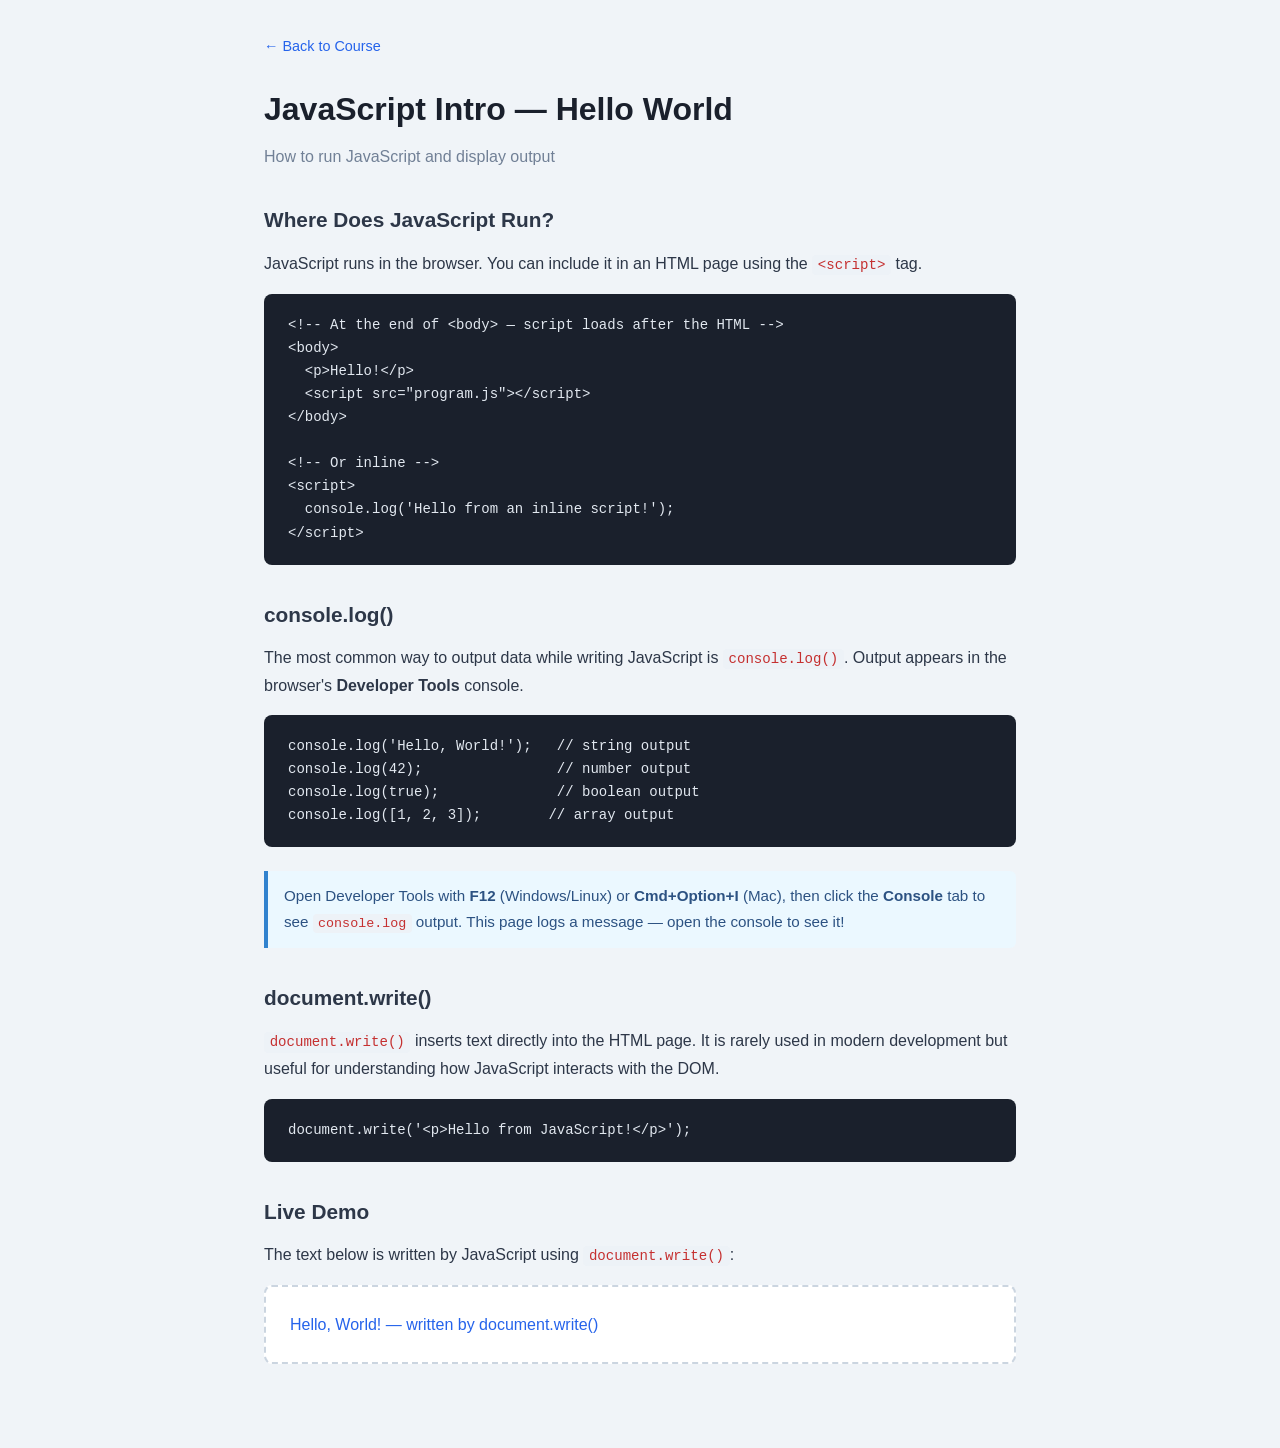
<file: JavaScript_Lessons/program.html>
<!DOCTYPE html>
<html lang="en">
<head>
  <meta charset="UTF-8">
  <meta name="viewport" content="width=device-width, initial-scale=1.0">
  <title>JavaScript Intro — Hello World</title>
  <link rel="stylesheet" href="../style.css">
</head>
<body class="lesson-page">

  <a href="../index.html" class="back-link">← Back to Course</a>

  <h1>JavaScript Intro — Hello World</h1>
  <p class="subtitle">How to run JavaScript and display output</p>

  <h2>Where Does JavaScript Run?</h2>
  <p>JavaScript runs in the browser. You can include it in an HTML page using the <code>&lt;script&gt;</code> tag.</p>

  <pre><code>&lt;!-- At the end of &lt;body&gt; — script loads after the HTML --&gt;
&lt;body&gt;
  &lt;p&gt;Hello!&lt;/p&gt;
  &lt;script src="program.js"&gt;&lt;/script&gt;
&lt;/body&gt;

&lt;!-- Or inline --&gt;
&lt;script&gt;
  console.log('Hello from an inline script!');
&lt;/script&gt;</code></pre>

  <h2>console.log()</h2>
  <p>
    The most common way to output data while writing JavaScript is <code>console.log()</code>.
    Output appears in the browser's <strong>Developer Tools</strong> console.
  </p>

  <pre><code>console.log('Hello, World!');   // string output
console.log(42);                // number output
console.log(true);              // boolean output
console.log([1, 2, 3]);        // array output</code></pre>

  <div class="note">
    Open Developer Tools with <strong>F12</strong> (Windows/Linux) or <strong>Cmd+Option+I</strong> (Mac),
    then click the <strong>Console</strong> tab to see <code>console.log</code> output.
    This page logs a message — open the console to see it!
  </div>

  <h2>document.write()</h2>
  <p>
    <code>document.write()</code> inserts text directly into the HTML page.
    It is rarely used in modern development but useful for understanding how JavaScript interacts with the DOM.
  </p>

  <pre><code>document.write('&lt;p&gt;Hello from JavaScript!&lt;/p&gt;');</code></pre>

  <h2>Live Demo</h2>
  <p>The text below is written by JavaScript using <code>document.write()</code>:</p>

  <div class="demo-area">
    <script>
      document.write('<p style="color:#2563eb; font-weight:500; margin:0;">Hello, World! — written by document.write()</p>');
    </script>
  </div>

  <!-- Loads program.js which logs to the console -->
  <script src="program.js"></script>

</body>
</html>
</file>
<file: style.css>
*, *::before, *::after {
  box-sizing: border-box;
  margin: 0;
  padding: 0;
}

body {
  font-family: -apple-system, BlinkMacSystemFont, 'Segoe UI', Roboto, Oxygen, sans-serif;
  background: #f0f4f8;
  color: #1a202c;
  line-height: 1.7;
}

/* ── Index page ────────────────────────────── */

.site-header {
  background: #1a202c;
  color: #fff;
  padding: 3rem 1.5rem;
  text-align: center;
}

.site-header h1 {
  font-size: 2.5rem;
  margin-bottom: 0.5rem;
}

.site-header p {
  color: #a0aec0;
  font-size: 1.1rem;
}

.modules {
  max-width: 900px;
  margin: 3rem auto;
  padding: 0 1.5rem;
  display: grid;
  grid-template-columns: repeat(auto-fit, minmax(360px, 1fr));
  gap: 2rem;
}

.module {
  background: #fff;
  border-radius: 12px;
  padding: 2rem;
  box-shadow: 0 1px 3px rgba(0, 0, 0, 0.1);
}

.module h2 {
  font-size: 1.2rem;
  margin-bottom: 1rem;
  padding-bottom: 0.5rem;
  border-bottom: 2px solid #e2e8f0;
}

.module ul {
  list-style: none;
}

.module li {
  padding: 0.4rem 0;
  border-bottom: 1px solid #f7fafc;
}

.module a {
  color: #2563eb;
  text-decoration: none;
  font-weight: 500;
}

.module a:hover {
  text-decoration: underline;
}

.lesson-label {
  display: block;
  font-size: 0.78rem;
  color: #718096;
  margin-top: 0.1rem;
}

.site-footer {
  text-align: center;
  padding: 2rem;
  color: #a0aec0;
  font-size: 0.875rem;
}

/* ── Lesson pages ──────────────────────────── */

.lesson-page {
  max-width: 800px;
  margin: 0 auto;
  padding: 2rem 1.5rem 4rem;
  background: #f0f4f8;
}

.back-link {
  display: inline-block;
  margin-bottom: 1.5rem;
  color: #2563eb;
  text-decoration: none;
  font-size: 0.9rem;
}

.back-link:hover {
  text-decoration: underline;
}

.lesson-page h1 {
  font-size: 2rem;
  margin-bottom: 0.4rem;
  color: #1a202c;
}

.lesson-page .subtitle {
  color: #718096;
  margin-bottom: 2rem;
  font-size: 1rem;
}

.lesson-page h2 {
  font-size: 1.3rem;
  margin: 2rem 0 0.75rem;
  color: #2d3748;
}

.lesson-page h3 {
  font-size: 1.05rem;
  margin: 1.25rem 0 0.5rem;
  color: #4a5568;
}

.lesson-page p {
  margin-bottom: 1rem;
  color: #2d3748;
}

.lesson-page ul,
.lesson-page ol {
  padding-left: 1.5rem;
  margin-bottom: 1rem;
}

.lesson-page li {
  margin-bottom: 0.35rem;
}

code {
  background: #edf2f7;
  padding: 0.15em 0.4em;
  border-radius: 4px;
  font-family: 'Fira Code', 'Cascadia Code', Consolas, monospace;
  font-size: 0.88em;
  color: #c53030;
}

pre {
  background: #1a202c;
  color: #e2e8f0;
  padding: 1.25rem 1.5rem;
  border-radius: 8px;
  overflow-x: auto;
  margin: 0.5rem 0 1.5rem;
  font-family: 'Fira Code', 'Cascadia Code', Consolas, monospace;
  font-size: 0.875rem;
  line-height: 1.65;
}

pre code {
  background: none;
  padding: 0;
  color: inherit;
  font-size: inherit;
}

.note {
  background: #ebf8ff;
  border-left: 4px solid #3182ce;
  padding: 0.75rem 1rem;
  border-radius: 0 6px 6px 0;
  margin: 1rem 0 1.5rem;
  font-size: 0.95rem;
  color: #2c5282;
}

.warning {
  background: #fffaf0;
  border-left: 4px solid #ed8936;
  padding: 0.75rem 1rem;
  border-radius: 0 6px 6px 0;
  margin: 1rem 0 1.5rem;
  font-size: 0.95rem;
  color: #744210;
}

.demo-area {
  border: 2px dashed #cbd5e0;
  border-radius: 8px;
  padding: 1.5rem;
  margin: 0.5rem 0 1.5rem;
  background: #fff;
}

.demo-area p {
  margin-bottom: 0.5rem;
}

/* ── Tables ────────────────────────────────── */

table {
  width: 100%;
  border-collapse: collapse;
  margin: 0.5rem 0 1.5rem;
  background: #fff;
  border-radius: 8px;
  overflow: hidden;
  box-shadow: 0 1px 3px rgba(0, 0, 0, 0.08);
}

th {
  background: #edf2f7;
  padding: 0.7rem 1rem;
  text-align: left;
  font-weight: 600;
  font-size: 0.9rem;
  border-bottom: 2px solid #e2e8f0;
}

td {
  padding: 0.6rem 1rem;
  border-bottom: 1px solid #e2e8f0;
  font-size: 0.95rem;
}

tr:last-child td {
  border-bottom: none;
}

tr:nth-child(even) td {
  background: #f7fafc;
}

/* ── Forms demo ────────────────────────────── */

.demo-form label {
  display: block;
  font-weight: 500;
  margin-bottom: 0.25rem;
  margin-top: 1rem;
  font-size: 0.9rem;
  color: #2d3748;
}

.demo-form input[type="text"],
.demo-form input[type="email"],
.demo-form input[type="password"],
.demo-form input[type="number"],
.demo-form input[type="date"],
.demo-form select,
.demo-form textarea {
  width: 100%;
  padding: 0.5rem 0.75rem;
  border: 1px solid #cbd5e0;
  border-radius: 6px;
  font-size: 0.95rem;
  font-family: inherit;
  background: #fff;
  color: #1a202c;
}

.demo-form input[type="text"]:focus,
.demo-form input[type="email"]:focus,
.demo-form select:focus,
.demo-form textarea:focus {
  outline: none;
  border-color: #3182ce;
  box-shadow: 0 0 0 3px rgba(49, 130, 206, 0.15);
}

.demo-form .form-group {
  margin-bottom: 0.5rem;
}

.demo-form button {
  margin-top: 1rem;
  padding: 0.5rem 1.25rem;
  background: #2563eb;
  color: #fff;
  border: none;
  border-radius: 6px;
  font-size: 0.95rem;
  cursor: pointer;
}

.demo-form button:hover {
  background: #1d4ed8;
}

/* ── Semantic HTML demo ────────────────────── */

.semantic-demo {
  border: 2px dashed #cbd5e0;
  border-radius: 8px;
  overflow: hidden;
  margin: 0.5rem 0 1.5rem;
  font-size: 0.9rem;
}

.semantic-demo header,
.semantic-demo nav,
.semantic-demo main,
.semantic-demo aside,
.semantic-demo footer,
.semantic-demo article,
.semantic-demo section {
  padding: 0.6rem 1rem;
  position: relative;
}

.semantic-demo header { background: #bee3f8; border-bottom: 1px solid #90cdf4; }
.semantic-demo nav    { background: #c6f6d5; border-bottom: 1px solid #9ae6b4; }
.semantic-demo main   { background: #fefcbf; }
.semantic-demo aside  { background: #fed7e2; border-top: 1px solid #fbb6ce; }
.semantic-demo footer { background: #e2e8f0; border-top: 1px solid #cbd5e0; }
.semantic-demo article { background: #fffaf0; border: 1px solid #fbd38d; border-radius: 4px; margin: 0.5rem 0; }
.semantic-demo section { background: #f0fff4; border: 1px dashed #9ae6b4; border-radius: 4px; margin: 0.5rem 0; }

.elem-label {
  font-size: 0.7rem;
  font-weight: 700;
  color: #4a5568;
  text-transform: uppercase;
  letter-spacing: 0.05em;
  display: block;
  margin-bottom: 0.2rem;
}
</file>
